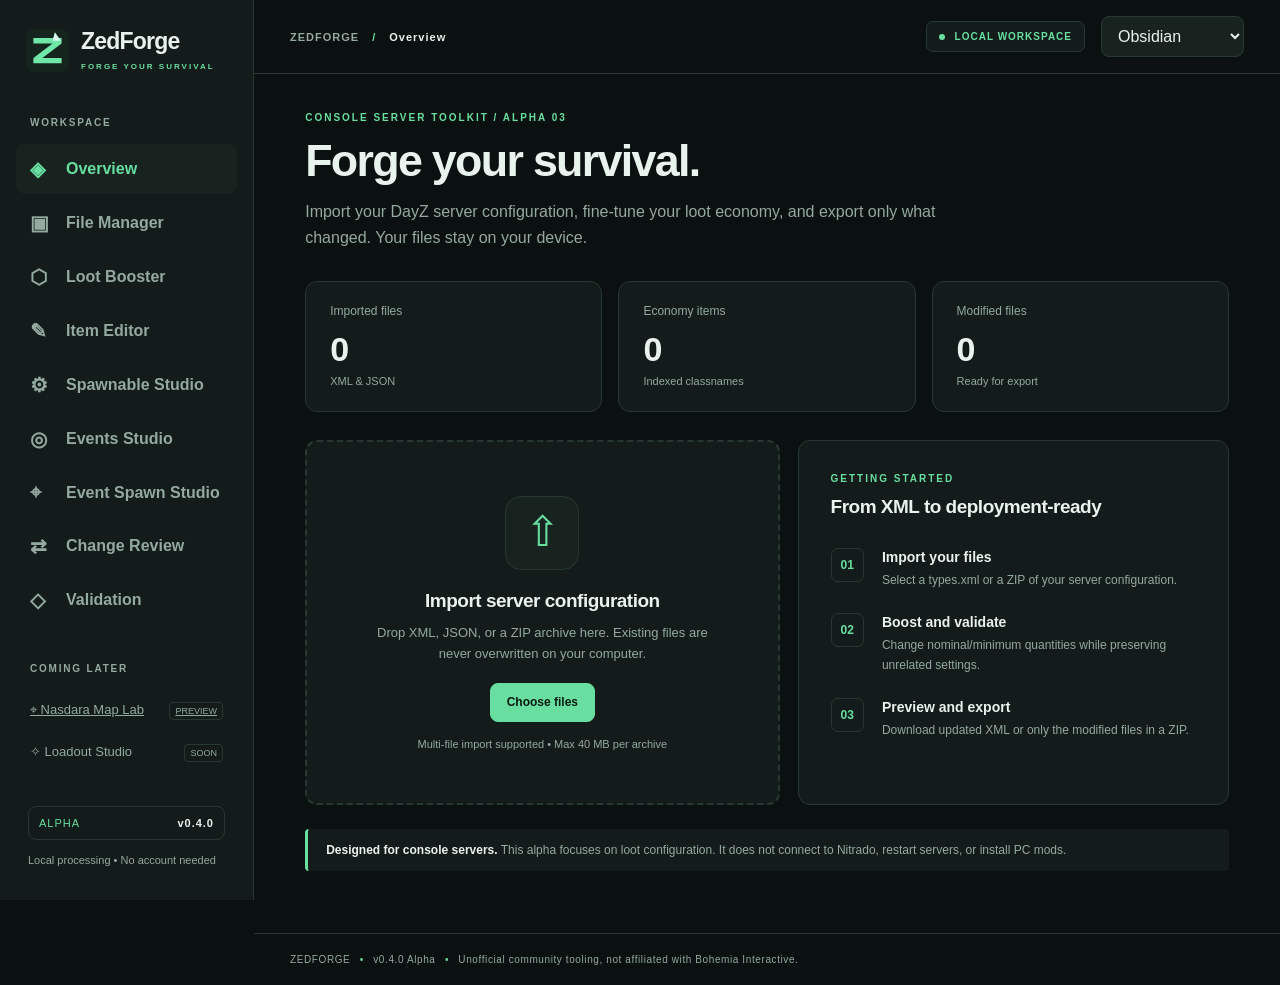
<file: index.html>
<!doctype html>
<html lang="en">
<head>
<meta charset="utf-8">
<meta name="viewport" content="width=device-width, initial-scale=1">
<meta name="theme-color" content="#101817">
<meta name="description" content="ZedForge — browser-based DayZ console server XML editing and loot boosting tools.">
<title>ZedForge • Forge Your Survival Experience</title>
<link rel="manifest" href="./manifest.webmanifest">
<link rel="icon" type="image/svg+xml" href="./assets/logo.svg">
<link rel="stylesheet" href="./styles.css">
<script src="./vendor/jszip.min.js" defer></script>
<script src="./app.js" defer></script>
<script src="./studios.js" defer></script>
<script src="./spawn-engine.js" defer></script>
<script src="./spawn-studio.js" defer></script>
</head>
<body data-theme="obsidian">
<div class="shell">
<aside class="sidebar" id="sidebar">
 <a class="brand" href="#dashboard" aria-label="ZedForge home"><img src="./assets/logo.svg" alt=""><div><strong>ZedForge</strong><small>FORGE YOUR SURVIVAL</small></div></a>
 <div class="side-label">WORKSPACE</div>
 <nav aria-label="Main navigation">
  <button class="nav-link active" data-view="dashboard"><span>◈</span> Overview</button>
  <button class="nav-link" data-view="files"><span>▣</span> File Manager</button>
  <button class="nav-link" data-view="booster"><span>⬡</span> Loot Booster</button>
  <button class="nav-link" data-view="editor"><span>✎</span> Item Editor</button>
  <button class="nav-link" data-view="spawnables"><span>⚙</span> Spawnable Studio</button>
  <button class="nav-link" data-view="events"><span>◎</span> Events Studio</button>
  <button class="nav-link" data-view="spawns"><span>⌖</span> Event Spawn Studio</button>
  <button class="nav-link" data-view="changes"><span>⇄</span> Change Review</button>
  <button class="nav-link" data-view="validation"><span>◇</span> Validation</button>
 </nav>
 <div class="side-label second-label">COMING LATER</div>
 <a class="muted-link" href="./map-lab/" title="Open the experimental Nasdara satellite map prototype">⌖ Nasdara Map Lab <span>PREVIEW</span></a>
 <div class="muted-link">✧ Loadout Studio <span>SOON</span></div>
 <div class="sidebar-bottom"><div class="version">ALPHA <b>v0.4.0</b></div><p>Local processing • No account needed</p></div>
</aside>
<div class="main-wrap">
<header class="topbar"><button class="menu-button" id="mobile-menu" aria-label="Toggle menu">☰</button><div class="breadcrumb">ZEDFORGE <span>/</span> <strong id="page-crumb">Overview</strong></div><div class="header-right"><span class="local-badge"><i></i> LOCAL WORKSPACE</span><select id="theme" aria-label="Interface theme"><option value="obsidian">Obsidian</option><option value="tactical">Tactical Olive</option><option value="midnight">Midnight Blue</option><option value="arctic">Arctic Light</option></select></div></header>
<main>
<section class="view" id="view-dashboard">
 <div class="page-heading"><div class="eyebrow">CONSOLE SERVER TOOLKIT / ALPHA 03</div><h1>Forge your survival.</h1><p>Import your DayZ server configuration, fine-tune your loot economy, and export only what changed. Your files stay on your device.</p></div>
 <div class="stats"><article class="stat"><span>Imported files</span><strong id="stat-files">0</strong><small>XML & JSON</small></article><article class="stat"><span>Economy items</span><strong id="stat-items">0</strong><small>Indexed classnames</small></article><article class="stat"><span>Modified files</span><strong id="stat-changed">0</strong><small>Ready for export</small></article></div>
 <div class="two-col">
  <article class="panel upload-panel" id="dropzone" tabindex="0" role="button" aria-label="Import server files"><div class="upload-icon">⇧</div><h2>Import server configuration</h2><p>Drop XML, JSON, or a ZIP archive here. Existing files are never overwritten on your computer.</p><button class="primary" id="choose-files">Choose files</button><small>Multi-file import supported • Max 40 MB per archive</small></article>
  <article class="panel guide"><div class="section-eyebrow">GETTING STARTED</div><h2>From XML to deployment-ready</h2><div class="step"><b>01</b><div><strong>Import your files</strong><p>Select a types.xml or a ZIP of your server configuration.</p></div></div><div class="step"><b>02</b><div><strong>Boost and validate</strong><p>Change nominal/minimum quantities while preserving unrelated settings.</p></div></div><div class="step"><b>03</b><div><strong>Preview and export</strong><p>Download updated XML or only the modified files in a ZIP.</p></div></div></article>
 </div>
 <div class="notice"><strong>Designed for console servers.</strong> This alpha focuses on loot configuration. It does not connect to Nitrado, restart servers, or install PC mods.</div>
</section>
<section class="view hidden" id="view-files">
 <div class="page-heading compact"><div class="eyebrow">WORKSPACE / FILE MANAGER</div><h1>Configuration files</h1><p>Your workspace is saved locally in this browser. You can also preview, restore, or download each file.</p></div>
 <div class="toolbar"><button class="primary" id="add-files">+ Import files</button><button class="secondary" id="export-zip">Export changed ZIP</button><button class="secondary" id="export-all-zip">Export full ZIP</button><button class="danger" id="clear-files">Clear workspace</button><span id="persist-indicator" class="storage-status" role="status">Checking local storage…</span></div>
 <div class="panel table-panel"><div class="panel-title"><h2>Imported files</h2><span id="file-count-label">0 files</span></div><div class="table-scroll"><table><thead><tr><th>File</th><th>Type</th><th>Status</th><th>Action</th></tr></thead><tbody id="files-body"><tr><td colspan="4" class="empty">No files imported yet.</td></tr></tbody></table></div></div>
 <div class="panel inspector"><div class="panel-title"><h2>File preview</h2><span id="preview-name">No file selected</span></div><pre id="file-preview">Import a file to view its contents.</pre></div>
</section>
<section class="view hidden" id="view-booster">
 <div class="page-heading compact"><div class="eyebrow">ECONOMY STUDIO / LOOT BOOSTER</div><h1>Fine-tune the economy.</h1><p>Boost quantities in your existing types.xml, without replacing custom loot entries or altering unrelated XML.</p></div>
 <div class="panel booster-panel">
  <div class="control-grid">
   <label>Economy file<select id="economy-file"><option value="">Import types.xml first</option></select></label>
   <label>Category filter<select id="category"><option value="all">All categories</option><option value="weapons">Weapons</option><option value="ammo">Ammunition & magazines</option><option value="food">Food & drink</option><option value="medical">Medical</option><option value="building">Building materials</option><option value="clothing">Clothing</option><option value="vehicles">Vehicle parts</option><option value="other">Other / uncategorised</option></select></label>
   <label>Operation<select id="boost-mode"><option value="multiply">Multiply existing values</option><option value="exact">Set exact values</option></select></label>
   <label>Multiplier / target value<input id="boost-value" type="number" min="0" max="1000000" step="0.1" value="2"></label>
   <label>Modify<select id="field-mode"><option value="both">Nominal and minimum</option><option value="nominal">Nominal only</option><option value="min">Minimum only</option></select></label>
  </div>
  <div class="booster-options"><label><input id="include-zero" type="checkbox"> Include zero-population items (exact mode)</label><label><input id="selected-only" type="checkbox"> Modify selected items only</label></div>
  <div class="studio-exclusions"><label for="boost-exclusions">Exclude classnames from this boost</label><textarea id="boost-exclusions" rows="2" placeholder="One classname per line, or comma-separated (e.g. M4A1, ACOGOptic)"></textarea><p>Excluded entries remain untouched even during a category-wide or selected-items boost. Case-insensitive matching.</p></div>
  <div class="toolbar"><button class="primary" id="preview-boost">Preview boost</button><button class="secondary" id="reset-economy">Restore original file</button><button class="secondary" id="download-economy">Download selected XML</button></div>
  <div id="boost-feedback" class="feedback" role="status" aria-live="polite">Import a types.xml file to begin. Changes are always previewed before they are applied.</div>
 </div>
 <div class="panel table-panel"><div class="panel-title"><h2>Economy items</h2><span id="item-count-label">0 items</span></div><div class="search-row"><input id="item-search" type="search" placeholder="Search by classname…" aria-label="Search classnames"><button id="select-visible" class="secondary">Select visible</button><button id="deselect-all" class="secondary">Clear selection</button></div><div class="table-scroll"><table><thead><tr><th><span class="sr-only">Selected</span></th><th>Classname</th><th>Category</th><th>Nominal</th><th>Minimum</th></tr></thead><tbody id="items-body"><tr><td colspan="5" class="empty">No economy file loaded.</td></tr></tbody></table></div></div>
 </section>
<section class="view hidden" id="view-editor">
 <div class="page-heading compact"><div class="eyebrow">ECONOMY STUDIO / ITEM EDITOR</div><h1>Edit every value.</h1><p>Make precise changes to an individual classname, preserving unrelated XML tags, comments, and formatting.</p></div>
 <div class="panel">
 <div class="editor-layout">
  <div class="editor-browser">
   <label class="field-label" for="editor-file">Economy file</label><select id="editor-file"><option value="">Import types.xml first</option></select>
   <label class="field-label" for="editor-search">Search item</label><input id="editor-search" type="search" placeholder="Search classnames…">
   <select id="editor-item" size="15" aria-label="Select item to edit"><option value="">Import types.xml to start</option></select>
  </div>
  <div class="editor-detail">
   <div class="section-eyebrow">SELECTED CLASSNAME</div><h2 id="editor-item-name">Select an item</h2>
   <div id="editor-item-meta" class="editor-meta">The file's category, usage and tiers will appear here.</div>
   <div class="editor-fields">
    <label>Nominal<small class="editor-field-hint">Number of items the economy aims to maintain in the world.</small><input id="edit-nominal" type="number" min="0" max="1000000" step="1"></label>
    <label>Minimum<small class="editor-field-hint">Population threshold before new loot begins spawning.</small><input id="edit-min" type="number" min="0" max="1000000" step="1"></label>
    <label>Lifetime (seconds)<small class="editor-field-hint">Time an untouched item remains before cleanup.</small><input id="edit-lifetime" type="number" min="0" max="2147483647" step="1"></label>
    <label>Restock (seconds)<small class="editor-field-hint">Delay between replenishment attempts.</small><input id="edit-restock" type="number" min="0" max="2147483647" step="1"></label>
    <label>Quantity minimum (-1 = unset)<small class="editor-field-hint">Minimum fill percentage when the item spawns. -1 leaves the default.</small><input id="edit-quantmin" type="number" min="-1" max="100" step="1"></label>
    <label>Quantity maximum (-1 = unset)<small class="editor-field-hint">Maximum fill percentage when the item spawns. -1 leaves the default.</small><input id="edit-quantmax" type="number" min="-1" max="100" step="1"></label>
    <label>Cost<small class="editor-field-hint">Central economy priority weight; usually left at the original value.</small><input id="edit-cost" type="number" min="0" max="2147483647" step="1"></label>
   </div>
   <div id="editor-feedback" class="feedback" role="status" aria-live="polite">Choose an item to edit.</div>
   <div class="toolbar editor-actions"><button class="primary" id="save-item">Save item changes</button><button class="secondary" id="undo-item">Undo</button><button class="secondary" id="redo-item">Redo</button><button class="secondary" id="original-item">Reset file to imported version</button></div>
  </div>
 </div></div>
</section>
<section class="view hidden" id="view-spawnables">
 <div class="page-heading compact"><div class="eyebrow">SPAWN CONFIGURATION / ATTACHMENTS & CARGO</div><h1>Spawnable Studio.</h1><p>Configure how equipped items and container contents spawn. Changes are applied to your uploaded cfgspawnabletypes.xml without recreating unrelated XML elements.</p></div>
 <div class="studio-heading-info">
  <div class="notice"><strong>How it works:</strong> Group chance determines whether the attachments/cargo group is evaluated; individual item chance controls an item within the group. Damage 0.0–0.0 means pristine. This editor does not change population values in types.xml.</div>
 </div>
 <div class="panel">
  <div class="studio-layout">
   <div class="studio-browser">
    <label class="field-label" for="spawnable-file">Spawnable configuration</label>
    <select id="spawnable-file"><option value="">Import cfgspawnabletypes.xml</option></select>
    <label class="field-label" for="spawnable-search">Find classname</label>
    <input id="spawnable-search" type="search" placeholder="M4A1, Infected, Car…">
    <select id="spawnable-item" size="14" aria-label="Select spawnable classname"></select>
    <div id="spawnable-total" class="studio-count">No file loaded</div>
   </div>
   <div class="studio-detail">
    <div class="section-eyebrow">SPAWNABLE CLASSNAME</div><h2 id="spawnable-name">Select an item</h2>
    <div id="spawnable-info" class="studio-caption">Upload a cfgspawnabletypes.xml to edit attachments, cargo and spawn condition.</div>
    <div id="spawnable-fields" class="studio-fields"><div class="empty">Import a spawnable configuration file first.</div></div>
    <div id="spawnable-feedback" class="feedback" role="status" aria-live="polite">Your source file remains unchanged until you save.</div>
    <div class="toolbar"><button class="primary" id="spawnable-save">Save changes</button><button class="secondary" id="spawnable-undo">Undo</button><button class="secondary" id="spawnable-redo">Redo</button><button class="secondary" id="spawnable-download">Download XML</button></div>
   </div>
  </div>
 </div>
 <div class="panel studio-bulk">
  <div class="section-eyebrow">SAFE BULK OPERATIONS</div><h2>Spawn conditions</h2><p>Changes require confirmation, preserve unrelated fields, and can be undone.</p>
  <div class="toolbar"><button class="secondary" id="spawnable-pristine">Make all entries pristine</button><button class="secondary" id="spawnable-group-full">Set attachment/cargo group chances to 100%</button></div>
  <p class="studio-hint">Pristine affects damage values only. Group chances do not guarantee which individual attachment is selected or whether a cargo item fits.</p>
 </div>
</section>
<section class="view hidden" id="view-events">
 <div class="page-heading compact"><div class="eyebrow">DYNAMIC ECONOMY / EVENTS.XML</div><h1>Events Studio.</h1><p>Adjust vehicle spawns, helicopter crashes, animal populations, infected events and other central economy events directly from the original events.xml.</p></div>
 <div class="notice"><strong>Vehicle spawn reminder:</strong> Raising an event's population doesn't create new spawn locations. Fixed spawn coordinates are in cfgeventspawns.xml, and attachments are configured separately.</div>
 <div class="panel">
  <div class="studio-layout">
   <div class="studio-browser">
    <label class="field-label" for="events-file">Event configuration</label><select id="events-file"><option value="">Import events.xml</option></select>
    <label class="field-label" for="events-filter">Event type</label><select id="events-filter"><option value="all">All events</option><option value="vehicle">Vehicles</option><option value="infected">Infected</option><option value="animal">Animals</option><option value="crash">Crashes & static events</option><option value="other">Other</option></select>
    <label class="field-label" for="events-search">Search event</label><input id="events-search" type="search" placeholder="Vehicle, Animal, Static…">
    <select id="events-item" size="14" aria-label="Select dynamic event"></select>
    <div id="events-total" class="studio-count">No file loaded</div>
   </div>
   <div class="studio-detail">
    <div class="section-eyebrow">SELECTED DYNAMIC EVENT</div><h2 id="events-name">Select an event</h2><div id="events-info" class="studio-caption">Upload events.xml to begin.</div>
    <div id="events-fields" class="studio-fields"><div class="empty">Import events.xml first.</div></div>
    <div id="events-feedback" class="feedback" role="status" aria-live="polite">Changes require saving and can be undone.</div>
    <div class="toolbar"><button class="primary" id="events-save">Save event</button><button class="secondary" id="events-undo">Undo</button><button class="secondary" id="events-redo">Redo</button><button class="secondary" id="events-download">Download XML</button></div>
   </div>
  </div>
 </div>
 <div class="panel studio-bulk">
  <div class="section-eyebrow">VEHICLE POPULATIONS</div><h2>Bulk vehicle event boost</h2><p>Multiplies nominal, minimum, maximum and existing child min/max values for events beginning with Vehicle. Other event categories remain untouched.</p>
  <div class="toolbar studio-boost"><label>Boost multiplier <input id="events-boost-factor" type="number" min="1" max="20" step="0.25" value="2"></label><button class="primary" id="events-boost">Preview & apply vehicle boost</button></div>
  <p class="studio-hint">Applying a second multiplier compounds previous changes. The actual vehicle count is limited by spawn positions and the game's economy.</p>
 </div>
</section>
<section class="view hidden" id="view-spawns">
  <div class="page-heading compact"><div class="eyebrow">DYNAMIC ECONOMY / CFGEVENTSPAWNS.XML</div><h1>Event Spawn Studio.</h1><p>Edit actual spawn coordinates and orientation in the files you import. Existing event names, positions, comments and unrelated XML formatting are preserved.</p></div>
  <div class="notice"><strong>Safe editor:</strong> Positions are updated only when you select Save. No automatic game/server changes, no new spawn entries and no invented event positions. Verify the map and your server backup before deployment.</div>
  <div class="panel"><div class="studio-layout">
    <div class="studio-browser">
      <label class="field-label" for="spawns-file">Spawn configuration</label><select id="spawns-file"><option value="">Import cfgeventspawns.xml</option></select>
      <label class="field-label" for="spawns-world">World coordinate limits</label><select id="spawns-world"><option value="nasdara">Nasdara / Badlands (16,384 m)</option><option value="chernarus">Chernarus (15,360 m)</option><option value="livonia">Livonia (12,800 m)</option></select>
      <label class="field-label" for="spawns-search">Search event name</label><input id="spawns-search" type="search" placeholder="Vehicle, Static, Animal…">
      <label class="field-label" for="spawns-event">Event</label><select id="spawns-event" size="8" aria-label="Choose event"></select>
      <label class="field-label" for="spawns-position">Spawn position</label><select id="spawns-position" size="8" aria-label="Choose position"></select>
      <div class="studio-count" id="spawns-total">No positions loaded</div>
    </div>
    <div class="studio-detail">
      <div class="section-eyebrow">SELECTED SPAWN POSITION</div><h2 id="spawns-heading">Select a spawn location</h2>
      <div id="spawns-meta" class="studio-caption">Import an existing cfgeventspawns.xml file to begin.</div>
      <div class="studio-section"><h3>Game-world coordinates</h3>
        <div class="studio-form-grid">
          <label>X (metres east)<input id="spawns-x" type="number" min="0" max="16384" step="0.001" disabled></label>
          <label>Z (metres north)<input id="spawns-z" type="number" min="0" max="16384" step="0.001" disabled></label>
          <label>Orientation (degrees)<input id="spawns-a" type="number" min="-1" max="360" step="0.001" disabled></label>
        </div>
        <p class="studio-help">Existing coordinates are edited in place. The orientation input stays unavailable if the imported position does not contain an <code>a</code> attribute.</p>
      </div>
      <div class="toolbar"><button id="spawns-map" class="secondary" disabled>Pick X/Z in Nasdara Map Lab</button><span id="spawns-world-message" class="studio-hint">Map picking is available for Nasdara.</span></div>
      <div id="spawns-feedback" class="feedback" role="status" aria-live="polite">Changes require saving and can be undone.</div>
      <div class="toolbar"><button class="primary" id="spawns-save" disabled>Save position</button><button class="secondary" id="spawns-undo" disabled>Undo</button><button class="secondary" id="spawns-redo" disabled>Redo</button><button class="secondary" id="spawns-download" disabled>Download XML</button></div>
    </div>
  </div></div>
</section>
<section class="view hidden" id="view-changes">
 <div class="page-heading compact"><div class="eyebrow">QUALITY CONTROL / CHANGE REVIEW</div><h1>Know exactly what changed.</h1><p>Compare the currently edited configuration with the originally imported files before downloading anything.</p></div>
 <div class="toolbar"><label class="change-select-label">Select file <select id="changes-file"><option value="">No files imported</option></select></label><button class="secondary" id="changes-undo">Undo last edit</button><button class="secondary" id="changes-redo">Redo edit</button><button class="secondary" id="changes-export">Export changed ZIP</button></div>
 <div class="panel table-panel"><div class="panel-title"><h2>Change details</h2><span id="changes-count">No changes</span></div><div id="change-list" class="change-list"><div class="empty">Import and edit a configuration to review differences here.</div></div></div>
</section>
<section class="view hidden" id="view-validation">
 <div class="page-heading compact"><div class="eyebrow">QUALITY CONTROL / VALIDATION</div><h1>Check before export.</h1><p>Syntax and structural checks are available now. Full DayZ classname compatibility checking is planned for a later release.</p></div>
 <div class="toolbar"><button class="primary" id="run-validation">Run validation</button></div>
 <div class="panel table-panel"><div class="panel-title"><h2>Validation report</h2><span id="validation-count">No scan yet</span></div><div id="validation-results" class="validation-results"><div class="empty">Import files and run validation.</div></div></div>
</section>
</main><footer>ZEDFORGE <span>•</span> v0.4.0 Alpha <span>•</span> Unofficial community tooling, not affiliated with Bohemia Interactive.</footer></div></div>
<input type="file" id="file-input" accept=".xml,.json,.zip" multiple hidden>
<dialog id="boost-dialog"><div class="dialog-inner"><div class="section-eyebrow">REVIEW CHANGESET</div><h2>Confirm loot boost</h2><p id="dialog-summary"></p><div class="diff-wrap"><table><thead><tr><th>Classname</th><th>Nominal</th><th>Minimum</th></tr></thead><tbody id="diff-body"></tbody></table></div><div class="toolbar right"><button class="secondary" id="cancel-boost">Cancel</button><button class="primary" id="apply-boost">Apply changes</button></div></div></dialog>
<div id="toast" role="status" aria-live="polite"></div>
</body>
</html>
</file>
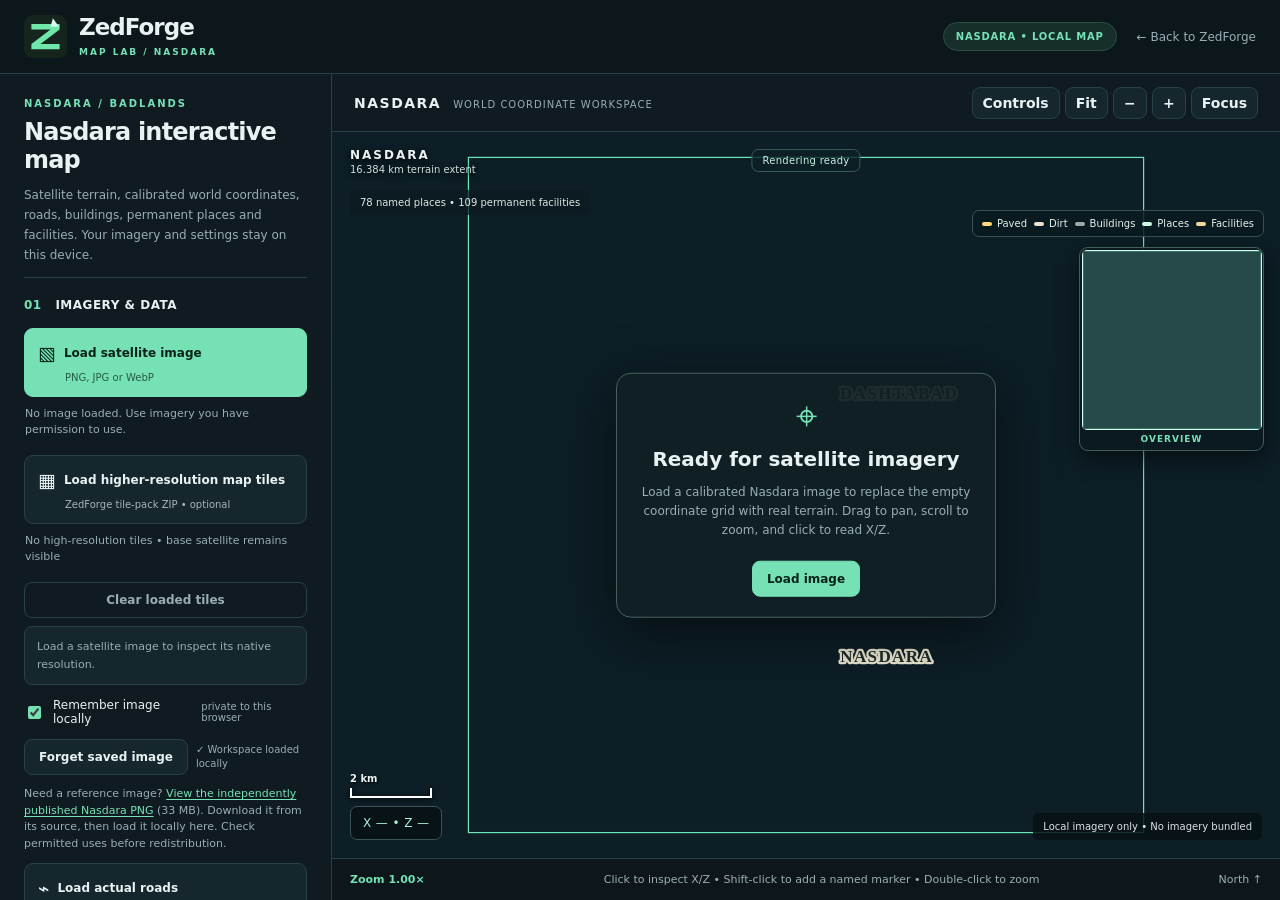
<file: map-lab/index.html>
<!doctype html>
<html lang="en">
<head>
<meta charset="utf-8">
<meta name="viewport" content="width=device-width, initial-scale=1">
<meta name="theme-color" content="#0c1214">
<meta name="description" content="ZedForge Map Lab — offline-capable calibrated Nasdara satellite viewer, marker manager and local storage.">
<title>Nasdara Map Lab • ZedForge</title>
<link rel="icon" href="../assets/logo.svg" type="image/svg+xml">
<link rel="stylesheet" href="./style.css">
<script src="./projection.js" defer></script>
<script src="./storage.js" defer></script>
<script src="../vendor/jszip.min.js" defer></script>
<script src="./mapdata.js" defer></script>
<script src="./vegetation.js" defer></script>
<script src="./advanced.js" defer></script>
<script src="./places.js" defer></script>
<script src="./services.js" defer></script>
<script src="./accuracy.js" defer></script>
<script src="./app.js" defer></script>
</head>
<body>
<div class="shell">
<header class="topbar">
 <div class="brand"><img src="../assets/logo.svg" alt=""><div><strong>ZedForge</strong><small>MAP LAB / NASDARA</small></div></div>
 <div class="topright"><span class="state-pill">NASDARA • LOCAL MAP</span><a href="../" class="backlink">← Back to ZedForge</a></div>
</header>
<div class="workspace">
<aside class="sidebar">
 <div class="head"><div class="eyebrow">NASDARA / BADLANDS</div><h1>Nasdara interactive map</h1><p>Satellite terrain, calibrated world coordinates, roads, buildings, permanent places and facilities. Your imagery and settings stay on this device.</p></div>
 <section class="group">
  <h2><span>01</span> Imagery & data</h2>
  <label class="file-button" for="image-file"><span>▧</span> Load satellite image <small>PNG, JPG or WebP</small></label>
  <input id="image-file" type="file" accept="image/png,image/jpeg,image/webp" hidden>
  <div class="data-state" id="image-status">No image loaded. Use imagery you have permission to use.</div>
  <label class="file-button secondary" for="tile-file"><span>▦</span> Load higher-resolution map tiles <small>ZedForge tile-pack ZIP • optional</small></label>
  <input id="tile-file" type="file" accept=".zip,application/zip" hidden>
  <div class="data-state" id="tile-status">No high-resolution tiles • base satellite remains visible</div>
  <div class="button-row"><button id="clear-tiles" class="subtle">Clear loaded tiles</button></div>
  <div id="source-quality" class="source-quality" role="status">Load a satellite image to inspect its native resolution.</div>
  <label class="toggle" for="remember-image"><input id="remember-image" type="checkbox" checked> Remember image locally <span>private to this browser</span></label>
  <div class="button-row storage-line"><button id="forget-image" class="secondary">Forget saved image</button><span id="local-storage-status" class="data-state">Checking local storage…</span></div>
  <p class="hint">Need a reference image? <a class="reference-link" href="https://github.com/FeliciaDayZ/DayZ-Vehicle-Map/blob/main/data/maps/nasdara.png" target="_blank" rel="noopener noreferrer">View the independently published Nasdara PNG</a> (33 MB). Download it from its source, then load it locally here. Check permitted uses before redistribution.</p>
  <label class="file-button secondary" for="roads-file"><span>⌁</span> Load actual roads <small>Nasdara .roads binary or GeoJSON</small></label>
  <input id="roads-file" type="file" accept=".roads,.json,.geojson,application/json,application/octet-stream" hidden>
  <div class="data-state" id="roads-status">No roads loaded</div>
  <p class="hint source-tip">The reference project provides <a class="reference-link" target="_blank" rel="noopener noreferrer" href="https://github.com/FeliciaDayZ/DayZ-Vehicle-Map/blob/main/data/roads/nasdara.roads">nasdara.roads</a>. Download it from its original source and load locally. No files are copied into ZedForge.</p>
  <label class="file-button secondary" for="objects-file"><span>▤</span> Load building footprints <small>Nasdara .objects geometry</small></label>
  <input id="objects-file" type="file" accept=".objects,application/octet-stream" hidden>
  <div class="data-state" id="objects-status">No structure layer</div>
  <label class="file-button secondary" for="pictures-file"><span>▧</span> Load detailed building pictures <small>ZIP of numbered PNGs, or select multiple PNG files</small></label>
  <input id="pictures-file" type="file" accept=".zip,image/png" multiple hidden>
  <div class="data-state" id="pictures-status">No building pictures loaded; polygons will be shown instead</div>
  <p class="hint source-tip">To add accurate footprints, use the independently published <a class="reference-link" target="_blank" rel="noopener noreferrer" href="https://github.com/FeliciaDayZ/DayZ-Vehicle-Map/blob/main/data/objects/nasdara/nasdara.objects">nasdara.objects</a> file. It contains model outlines. For detailed top-down artwork, add a ZIP of the corresponding <a class="reference-link" target="_blank" rel="noopener noreferrer" href="https://github.com/FeliciaDayZ/DayZ-Vehicle-Map/tree/main/data/objects/nasdara/pictures">numbered model pictures</a> or select the PNG files from that directory. Image decoding is lazy and memory-bounded.</p>
  <label class="file-button secondary" for="events-file" hidden><span>⌖</span> Event overlay pending proper icons <small>Not included in this release</small></label>
  <input id="events-file" type="file" accept=".xml,text/xml,application/xml" hidden>
  <div class="data-state" id="events-status" hidden>Event icons pending; locations are intentionally omitted.</div>
  <label class="file-button secondary" for="poi-file"><span>⌖</span> Add or override place locations <small>CSV / GeoJSON • optional precision updates</small></label>
  <input id="poi-file" type="file" accept=".csv,.json,.geojson,text/csv,application/json" hidden>
  <div class="data-state" id="poi-status">78 named Nasdara locations included • approximate 100 m grid positions</div>
  <p class="hint source-tip">Included: cities, towns, villages, industrial sites, airfield and military installations. Coordinates are grid-square centres (not exact doorways). <a class="reference-link" href="https://www.nasdaramap.com/guide" target="_blank" rel="noopener noreferrer">Location source</a></p>
  <label class="file-button secondary" for="trees-file"><span>♣</span> Import additional tree positions <small>CSV / GeoJSON • optional game X/Z</small></label>
  <input id="trees-file" type="file" accept=".csv,.json,.geojson,text/csv,application/json" hidden>
  <div class="data-state" id="trees-status">Pavement-tree positions detected automatically from compatible building data; full forest positions require terrain data.</div>
 </section>
 <section class="group">
  <h2><span>02</span> Layers</h2>
  <label class="toggle"><input id="show-roads" type="checkbox" checked> Roads <span>vector overlay</span></label>
  <label class="toggle sub-toggle"><input id="show-asphalt" type="checkbox" checked> Paved roads</label>
  <label class="toggle sub-toggle"><input id="show-dirt" type="checkbox" checked> Dirt tracks</label>
  <label class="toggle"><input id="show-structures" type="checkbox" checked> Detailed buildings <span>high zoom • PNG artwork if loaded</span></label>
  <label class="toggle" hidden><input id="show-spawns" type="checkbox" disabled> Imported event positions <span>icons pending</span></label>
  <label class="toggle"><input id="show-grid" type="checkbox"> Coordinate grid</label>
  <label class="toggle"><input id="show-overview" type="checkbox" checked> Overview navigator</label>
  <label class="toggle"><input id="show-markers" type="checkbox" checked> My markers</label>
  <label class="toggle"><input id="show-pois" type="checkbox" checked> Named Nasdara locations <span>78 built in</span></label>
  <label class="toggle sub-toggle"><input id="show-villages" type="checkbox" checked> Villages</label>
  <label class="toggle sub-toggle"><input id="show-military" type="checkbox" checked> Military installations</label>
  <label class="toggle sub-toggle"><input id="show-industry" type="checkbox" checked> Industry and airfields</label>
  <div class="tool-divider"></div>
  <label class="toggle"><input id="show-services" type="checkbox" checked> Permanent facilities <span>109 verified positions</span></label>
  <label class="toggle sub-toggle"><input id="show-fuel" type="checkbox" checked> Fuel stations <span>22</span></label>
  <label class="toggle sub-toggle"><input id="show-medical" type="checkbox" checked> Medical facilities <span>28</span></label>
  <label class="toggle sub-toggle"><input id="show-emergency" type="checkbox" checked> Police and fire <span>30</span></label>
  <label class="toggle sub-toggle"><input id="show-water-facilities" type="checkbox" checked> Water towers <span>28</span></label>
  <label class="toggle sub-toggle"><input id="show-infrastructure" type="checkbox" checked> Radio building <span>1</span></label>
  <p class="hint">Fixed buildings from the official Nasdara mission. Symbols appear as you zoom in. Fuel and potable water availability are not guaranteed.</p>
  <label class="toggle"><input id="show-trees" type="checkbox" checked> Individual trees <span>auto-detect if available</span></label>
  <label class="field" for="event-filter" hidden>Event filter</label>
  <select id="event-filter" hidden><option value="all">All events</option></select>
  <label class="field" for="poi-search">Find a mapped location</label>
  <input id="poi-search" type="search" placeholder="Town, fuel, hospital, police…" autocomplete="off">
  <select id="poi-results" class="poi-results" size="4" aria-label="Matching map locations"></select>
  <div class="data-state" id="poi-search-status">78 permanent Nasdara locations ready • type to search</div>
  <div class="data-state accuracy-panel" id="location-quality" role="status">78 place labels use approximate 100 m grid centres; 109 building locations use official mission coordinates.</div>
  <label class="toggle sub-toggle"><input id="show-accuracy-bounds" type="checkbox" checked> Highlight selected 100 m map square <span>approximate labels only</span></label>
  <label class="field" for="satellite-tone">Satellite appearance</label>
  <select id="satellite-tone"><option value="natural">Natural colours</option><option value="vivid">Enhanced detail</option><option value="lowlight">Darkened tactical</option></select>
  <label class="field" for="overlay-alpha">Overlay strength <output id="overlay-alpha-value">85%</output></label>
  <input id="overlay-alpha" type="range" min="20" max="100" step="5" value="85">
  <label class="field" for="road-visibility">Road visibility <output id="road-visibility-value">120%</output></label>
  <input id="road-visibility" type="range" min="40" max="140" step="10" value="120">
  <label class="field" for="road-width">Road overlay width <output id="road-width-value">8.0 m</output></label>
  <input id="road-width" type="range" min="3" max="12" step="0.5" value="8">
  <p class="hint">At close zoom, scales paved road width to the terrain's metres; dirt tracks remain narrower. Overview width is unchanged.</p>
  <label class="field" for="vegetation-detail">Vegetation detail <output id="vegetation-detail-value">60%</output></label>
  <input id="vegetation-detail" type="range" min="0" max="100" step="10" value="60">
  <p class="hint">Highlights existing green tree cover. Set to 0% for natural satellite colours.</p>
  <p class="hint">Adjust roadway contrast independently of building opacity.</p>
 </section>
 <section class="group">
  <h2><span>03</span> Coordinates</h2>
  <p class="hint">X increases east, Z increases north. Use metres, not image pixels.</p>
  <div class="coords"><label>X <input id="coord-x" type="number" min="0" max="16384" step="0.001" placeholder="X" value="8192"></label><label>Z <input id="coord-z" type="number" min="0" max="16384" step="0.001" placeholder="Z" value="8192"></label></div>
  <div class="button-row"><button id="go-coords" class="primary">Locate</button><button id="add-marker" class="secondary">+ Marker</button></div>
  <div class="button-row"><button id="update-marker" class="secondary" disabled>Update selected marker</button></div>
  <div class="button-row"><button id="copy-coords" class="secondary">Copy X/Z</button><button id="export-markers" class="secondary">Export CSV</button></div>
  <div class="button-row"><button id="clear-markers" class="subtle">Clear markers</button></div>
  <div class="tool-divider"></div>
  <div class="section-label">LOCATION SOURCE AUDIT</div>
  <p class="hint">Export the built-in and imported coordinates with their source and precision. A grid-square centre is not an exact building entrance.</p>
  <div class="button-row"><button id="export-accuracy" class="secondary">Export location accuracy CSV</button></div>
  <div class="tool-divider"></div>
  <div class="section-label">DISTANCE MEASUREMENT</div>
  <div class="button-row"><button id="measure-toggle" class="secondary">Measure distance</button><button id="measure-reset" class="secondary">Clear measurement</button></div>
  <div class="data-state" id="measure-status">Measure the distance between two map locations in metres.</div>
  <div class="tool-divider"></div>
  <div class="section-label">LANDMARK COORDINATE ALIGNMENT</div>
  <p class="hint">Compare known world X/Z positions with pixel positions in the source satellite. Only apply an offset supported by your own verified reference points.</p>
  <label class="file-button secondary" for="calibration-file">Load landmark checks <small>CSV: name,x,z,pixelX,pixelY</small></label>
  <input id="calibration-file" type="file" accept=".csv,text/csv" hidden>
  <div id="calibration-status" class="data-state">No coordinate checks loaded; default world calibration stays unchanged.</div>
  <div class="button-row"><button id="apply-calibration" class="secondary" disabled>Apply measured offset</button><button id="reset-calibration" class="subtle">Reset</button></div>
  <label class="field" for="marker-label">Marker label (optional)</label>
  <input type="text" id="marker-label" maxlength="60" placeholder="e.g. Trader, Vehicle spawn">
  <div id="marker-count" class="data-state">0 markers</div>
  <div id="marker-list" class="marker-list" aria-label="Saved coordinate markers"><div class="data-state">No markers placed yet.</div></div>
 </section>
 <div class="sidebar-foot">
  <strong>Verified calibration</strong>
  <p>16,384 × 16,384 m • north-up<br>4,096px reference image = 4 m/px<br>Image Y = (1 − Z / 16,384) × height.</p>
  <p class="privacy">Your uploaded images, roads and XML are processed in your browser. Optionally saved in this browser's local storage. Nothing is sent to our servers.</p>
 </div>
</aside>
<main class="map-shell">
 <div class="map-toolbar"><div class="map-title"><strong>NASDARA</strong><span>WORLD COORDINATE WORKSPACE</span></div>
 <div class="toolbar-actions"><button id="toggle-sidebar" aria-label="Toggle controls">Controls</button><button id="fit-map" aria-label="Fit map">Fit</button><button id="zoom-out" aria-label="Zoom out">−</button><button id="zoom-in" aria-label="Zoom in">+</button><button id="focus-map" aria-label="Toggle focused map view">Focus</button></div>
 </div>
 <div class="map-region" id="map-region" aria-label="Drop your own calibrated Nasdara satellite PNG here to load it">
   <canvas id="map-canvas" aria-label="Interactive Nasdara map" role="img"></canvas>
   <div class="loading-panel" id="empty-overlay">
    <div class="empty-symbol">⌖</div>
    <h2>Ready for satellite imagery</h2><p>Load a calibrated Nasdara image to replace the empty coordinate grid with real terrain. Drag to pan, scroll to zoom, and click to read X/Z.</p>
    <label for="image-file" class="primary inline-upload">Load image</label>
   </div>
   <div class="map-corner"><strong>NASDARA</strong><span>16.384 km terrain extent</span></div>
   <div class="map-readout" id="cursor-readout">X — • Z —</div>
   <div class="map-credit" id="map-credit">Local imagery only • No imagery bundled</div>
   <div id="service-tooltip" class="service-tooltip" hidden></div>
   <div class="frame-metrics" id="frame-metrics" aria-label="Map rendering performance">Rendering ready</div>
   <div class="map-legend"><span><i class="legend-road"></i> Paved</span><span><i class="legend-dirt"></i> Dirt</span><span><i class="legend-building"></i> Buildings</span><span><i class="legend-city"></i> Places</span><span><i class="legend-service"></i> Facilities</span></div>
   <div class="scale-widget"><div id="scale-label">1 km</div><div id="scale-line"></div></div>
   <div id="overview-panel" class="overview-panel"><canvas id="overview-canvas" width="180" height="180" aria-label="Map overview navigator" title="Click to jump to a location"></canvas><span>OVERVIEW</span></div>
   <div id="map-layer-count" class="layer-info" role="status">Satellite image only • Load actual roads and buildings for detail</div>
   <div class="drop-prompt" id="map-drop-prompt">Drop satellite image to load locally</div>
 </div>
 <div class="bottom-bar"><span id="zoom-label">Zoom 1×</span><span id="selected-readout">Click to inspect X/Z • Shift-click to add a named marker • Double-click to zoom</span><span id="notice">North ↑</span></div>
</main>
</div>
<div class="toast" id="toast" role="status" aria-live="polite"></div>
</div>
</body>
</html>
</file>
<file: styles.css>
:root{font-family:Inter,ui-sans-serif,-apple-system,BlinkMacSystemFont,"Segoe UI",sans-serif;color-scheme:dark}*{box-sizing:border-box}body{margin:0;--bg:#0b1110;--surface:#131c1a;--surface2:#182320;--border:#273831;--text:#e8f3ee;--muted:#94a99f;--accent:#68dfa0;--accent-text:#081b11;--danger:#e77f83;background:var(--bg);color:var(--text)}body[data-theme="tactical"]{--bg:#14170e;--surface:#21271a;--surface2:#2b3320;--border:#404c32;--text:#eff1df;--muted:#aab399;--accent:#badb75;--accent-text:#17200b}body[data-theme="midnight"]{--bg:#0c1220;--surface:#151d30;--surface2:#1d2941;--border:#2e3c59;--text:#e7efff;--muted:#9babcb;--accent:#87baff;--accent-text:#0d1a31}body[data-theme="arctic"]{color-scheme:light;--bg:#eef3f1;--surface:#fff;--surface2:#f1f6f4;--border:#cedbd5;--text:#172a23;--muted:#5b7569;--accent:#177b57;--accent-text:white}button,select,input{font:inherit}button{cursor:pointer}button:disabled{cursor:not-allowed;opacity:.5}button:focus-visible,input:focus-visible,select:focus-visible,[tabindex]:focus-visible{outline:2px solid var(--accent);outline-offset:3px}.shell{min-height:100vh;display:flex}.sidebar{position:sticky;top:0;height:100vh;overflow-y:auto;overscroll-behavior:contain;width:254px;min-width:254px;background:var(--surface);border-right:1px solid var(--border);padding:28px 16px 18px;display:flex;flex-direction:column}.brand{display:flex;gap:12px;align-items:center;text-decoration:none;color:var(--text);padding:0 10px 36px}.brand img{width:43px;height:43px}.brand strong{display:block;font-size:23px;letter-spacing:-.8px}.brand small{font-size:8px;letter-spacing:2px;color:var(--accent);font-weight:800}.side-label{font-size:10px;letter-spacing:1.8px;font-weight:800;color:var(--muted);padding:8px 14px;margin-bottom:8px}.second-label{margin-top:26px}.nav-link{display:flex;align-items:center;gap:12px;background:transparent;border:0;color:var(--muted);padding:13px 14px;width:100%;border-radius:9px;text-align:left;font-weight:600;margin-bottom:4px}.nav-link span{font-size:20px;width:24px}.nav-link.active,.nav-link:hover{background:var(--surface2);color:var(--accent)}.muted-link{color:var(--muted);font-size:13px;padding:12px 14px;display:flex;justify-content:space-between}.muted-link span{font-size:9px;border:1px solid var(--border);border-radius:4px;padding:3px 5px}.sidebar-bottom{margin-top:auto;padding:16px 12px 2px}.sidebar-bottom p{color:var(--muted);font-size:11px}.version{border:1px solid var(--border);border-radius:8px;padding:10px;color:var(--accent);font-size:11px;letter-spacing:1px}.version b{float:right;color:var(--text)}.main-wrap{min-width:0;flex:1;display:flex;flex-direction:column}.topbar{height:74px;padding:0 36px;border-bottom:1px solid var(--border);display:flex;align-items:center;justify-content:space-between;gap:16px}.breadcrumb{color:var(--muted);font-size:11px;font-weight:800;letter-spacing:1px}.breadcrumb span{margin:0 9px;color:var(--accent)}.breadcrumb strong{color:var(--text)}.header-right{display:flex;align-items:center;gap:16px}.local-badge{color:var(--accent);border:1px solid var(--border);background:var(--surface);padding:9px 12px;border-radius:7px;font-size:10px;font-weight:800;letter-spacing:1px}.local-badge i{display:inline-block;width:6px;height:6px;border-radius:50%;background:var(--accent);margin-right:6px}select,input[type=search]{background:var(--surface2);border:1px solid var(--border);border-radius:8px;color:var(--text);padding:10px 12px;min-width:0}main{padding:38px clamp(20px,4vw,64px);width:100%;max-width:1640px;margin:0 auto;flex:1}.page-heading{margin-bottom:30px}.page-heading.compact{margin-bottom:24px}.eyebrow,.section-eyebrow{font-size:10px;font-weight:800;letter-spacing:2px;color:var(--accent);margin-bottom:12px}h1{font-size:clamp(28px,3.5vw,48px);letter-spacing:-1.7px;margin:0 0 12px;line-height:1.15}h2{font-size:19px;letter-spacing:-.5px;margin:0 0 10px}p{line-height:1.65}.page-heading p{margin:0;color:var(--muted);max-width:700px}.stats{display:grid;grid-template-columns:repeat(3,minmax(0,1fr));gap:16px;margin:28px 0}.stat,.panel{background:var(--surface);border:1px solid var(--border);border-radius:12px}.stat{padding:22px 24px}.stat span{display:block;font-size:12px;color:var(--muted)}.stat strong{display:block;font-size:34px;margin:12px 0 2px;letter-spacing:-1px}.stat small{color:var(--muted);font-size:11px}.two-col{display:grid;grid-template-columns:1.1fr 1fr;gap:18px}.panel{padding:24px}.upload-panel{display:flex;align-items:center;flex-direction:column;text-align:center;justify-content:center;min-height:365px;border-style:dashed;border-width:2px}.upload-panel.dragover{border-color:var(--accent);background:var(--surface2)}.upload-icon{font-size:42px;color:var(--accent);border:1px solid var(--border);background:var(--surface2);width:74px;height:74px;border-radius:16px;line-height:70px;margin-bottom:20px}.upload-panel p{max-width:360px;margin:0 0 18px;color:var(--muted);font-size:13px}.upload-panel small{font-size:11px;color:var(--muted);margin-top:16px}.primary,.secondary,.danger{border-radius:8px;padding:10px 16px;font-weight:750;font-size:12px;border:1px solid var(--border);min-height:39px}.primary{background:var(--accent);color:var(--accent-text);border-color:var(--accent)}.secondary{background:var(--surface2);color:var(--text)}.danger{background:transparent;color:var(--danger);border-color:var(--danger)}.primary:hover,.secondary:hover,.danger:hover{filter:brightness(1.08)}.guide{padding:32px}.guide h2{margin-bottom:30px}.step{display:flex;align-items:flex-start;gap:18px;margin-bottom:22px}.step b{border:1px solid var(--border);border-radius:7px;font-size:12px;color:var(--accent);padding:9px}.step strong{font-size:14px}.step p{font-size:12px;color:var(--muted);margin:5px 0 0}.notice{margin:24px 0;border-left:3px solid var(--accent);background:var(--surface);color:var(--muted);font-size:12px;padding:14px 18px;border-radius:4px}.notice strong{color:var(--text)}.toolbar{display:flex;flex-wrap:wrap;gap:9px;margin-bottom:18px}.toolbar.right{justify-content:flex-end;margin:18px 0 0}.panel-title{display:flex;justify-content:space-between;align-items:center;gap:14px;margin-bottom:16px}.panel-title h2{margin:0}.panel-title span{color:var(--muted);font-size:12px}.table-panel{padding:0;overflow:hidden;margin:14px 0}.table-panel>.panel-title{padding:22px 24px 5px}.table-scroll{overflow:auto;max-height:480px}table{width:100%;border-collapse:collapse;text-align:left;font-size:12px}th{color:var(--muted);font-weight:750;background:var(--surface2);font-size:10px;letter-spacing:.6px;text-transform:uppercase}th,td{padding:13px 18px;border-bottom:1px solid var(--border)}td{color:var(--text)}td small{color:var(--muted)}tr:last-child td{border-bottom:0}tbody tr:hover{background:var(--surface2)}.filename{font-weight:700;word-break:break-all}.status{display:inline-block;color:var(--muted);font-size:11px}.status.modified{color:var(--accent)}.inline-actions{display:flex;gap:9px;flex-wrap:wrap}.inline-actions button{padding:3px 0;border:0;color:var(--accent);background:transparent;font-size:12px}.inline-actions button:hover{text-decoration:underline}.empty{text-align:center;color:var(--muted);padding:40px 16px}.inspector{margin-top:18px}.inspector pre{background:var(--bg);max-height:340px;overflow:auto;white-space:pre-wrap;word-break:break-word;font-size:12px;line-height:1.6;padding:18px;border:1px solid var(--border);border-radius:8px;color:var(--muted)}.control-grid{display:grid;grid-template-columns:repeat(4,minmax(0,1fr));gap:14px}.control-grid label{display:flex;flex-direction:column;gap:8px;font-size:11px;font-weight:800;color:var(--muted)}.control-grid select{width:100%}.booster-panel .toolbar{margin:18px 0 0}.booster-options{display:flex;gap:22px;flex-wrap:wrap;margin-top:18px;font-size:12px;color:var(--muted)}input[type=checkbox]{accent-color:var(--accent);width:15px;height:15px;vertical-align:middle}.feedback{margin-top:18px;background:var(--surface2);border:1px solid var(--border);border-radius:8px;padding:12px 14px;color:var(--muted);font-size:12px}.search-row{display:flex;align-items:center;gap:9px;padding:0 24px 18px}.search-row input{flex:1;min-width:100px}.validation-results{padding:8px 24px 24px}.validation-line{padding:13px;border-bottom:1px solid var(--border);font-size:12px;display:flex;gap:12px;line-height:1.5}.validation-line:last-child{border-bottom:0}.validation-line strong{min-width:56px;color:var(--accent)}.validation-line.warn strong{color:#e7b970}.validation-line.error strong{color:var(--danger)}footer{padding:20px 36px;border-top:1px solid var(--border);color:var(--muted);font-size:10px;letter-spacing:.6px}footer span{color:var(--accent);margin:0 6px}.menu-button{display:none;background:none;border:0;color:var(--text);font-size:23px}dialog{background:var(--surface);color:var(--text);border:1px solid var(--border);border-radius:14px;width:min(680px,calc(100vw - 32px));max-height:85vh;padding:0}dialog::backdrop{background:#000a}.dialog-inner{padding:28px}.dialog-inner p{font-size:13px;color:var(--muted)}.diff-wrap{max-height:320px;overflow:auto;border:1px solid var(--border);border-radius:8px}.diff-wrap th,.diff-wrap td{padding:11px}.diff-wrap td:nth-child(n+2){white-space:nowrap}#toast{position:fixed;bottom:24px;right:24px;background:var(--surface2);border:1px solid var(--accent);box-shadow:0 12px 40px #0006;color:var(--text);padding:14px 20px;border-radius:9px;max-width:min(380px,90vw);display:none;font-size:12px;z-index:30}.hidden,.sr-only{display:none!important}@media(max-width:1100px){.control-grid{grid-template-columns:repeat(2,minmax(0,1fr))}.two-col{grid-template-columns:1fr}.guide{padding:24px}}@media(max-width:760px){.sidebar{position:fixed;top:0;bottom:0;z-index:20;transform:translateX(-100%);transition:transform .2s;box-shadow:10px 0 30px #0006}.sidebar.open{transform:translateX(0)}.menu-button{display:block}.topbar{padding:0 16px;height:66px}.local-badge{display:none}.header-right{margin-left:auto}.header-right select{max-width:135px}.breadcrumb{font-size:9px}main{padding:24px 16px}.stats{gap:9px}.stat{padding:14px}.stat strong{font-size:27px}.stat span{font-size:10px}.stat small{font-size:9px}.control-grid{grid-template-columns:1fr}.search-row{flex-wrap:wrap}.search-row input{flex-basis:100%}.panel{padding:18px}.table-panel{padding:0}.guide{padding:22px}footer{padding:18px;font-size:9px}}
/* ZedForge v0.2.0 editor and history extensions */
.storage-status{align-self:center;color:var(--muted);font-size:11px;letter-spacing:.2px}
.editor-layout{display:grid;grid-template-columns:minmax(230px, .75fr) minmax(0,1.5fr);gap:26px}
.editor-browser{display:flex;flex-direction:column;gap:10px;min-width:0}
.editor-browser input,.editor-browser select,.editor-fields input{width:100%;min-width:0}
.editor-browser select[size]{height:460px;padding:7px;background:var(--bg);font-size:12px;line-height:1.3}
.editor-browser select[size] option{padding:8px 10px;border-radius:5px}
.field-label{font-size:11px;color:var(--muted);font-weight:800;margin-top:6px}
.editor-detail{min-width:0}
.editor-detail h2{font-size:23px;overflow-wrap:anywhere}
.editor-meta{color:var(--muted);font-size:12px;min-height:56px;line-height:1.7}
.editor-fields{display:grid;grid-template-columns:repeat(2,minmax(0,1fr));gap:14px}
.editor-fields label{font-size:11px;font-weight:750;color:var(--muted);display:flex;flex-direction:column;gap:7px}
.editor-fields input,.control-grid input{background:var(--surface2);border:1px solid var(--border);border-radius:8px;color:var(--text);padding:10px 12px}
.editor-actions{margin-top:18px}
.change-select-label{color:var(--muted);font-size:12px;display:flex;align-items:center;gap:10px}
.change-select-label select{min-width:200px;max-width:45vw}
.change-list{padding:0 24px 24px;max-height:540px;overflow-y:auto}
.change-row{padding:13px 0;border-bottom:1px solid var(--border);font-size:12px;display:flex;justify-content:space-between;gap:20px}
.change-row:last-child{border-bottom:0}
.change-row strong{overflow-wrap:anywhere}
.change-row code{color:var(--accent);font-size:11px;overflow-wrap:anywhere}
@media(max-width:950px){.editor-layout{grid-template-columns:1fr}.editor-browser select[size]{height:205px}}
@media(max-width:760px){.editor-fields{grid-template-columns:1fr}.change-row{display:block}.change-row code{display:block;margin-top:7px}}

/* v0.3.0 Spawnable and Events Studios */
.studio-layout{display:grid;grid-template-columns:minmax(220px,.76fr) minmax(0,1.8fr);gap:26px}
.studio-browser{display:flex;flex-direction:column;gap:9px;min-width:0}
.studio-browser select,.studio-browser input,.studio-fields input{width:100%;min-width:0}
.studio-browser select[size]{background:var(--bg);height:450px;font-size:12px;padding:6px}
.studio-browser select[size] option{padding:8px 9px;min-height:30px}
.studio-count,.studio-caption,.studio-hint{font-size:12px;line-height:1.65;color:var(--muted)}
.studio-detail{min-width:0}
.studio-detail h2{overflow-wrap:anywhere;font-size:22px}
.studio-fields{margin-top:24px}
.studio-section{border:1px solid var(--border);border-radius:10px;padding:16px;margin-bottom:16px;background:var(--bg)}
.studio-section h3{margin:0 0 10px;font-size:15px}
.studio-section h4{margin:18px 0 8px;font-size:12px;letter-spacing:.25px;color:var(--accent)}
.studio-form-grid{display:grid;grid-template-columns:repeat(3,minmax(0,1fr));gap:12px}
.studio-form-grid label,.studio-boost label{font-size:11px;font-weight:750;color:var(--muted);display:flex;flex-direction:column;gap:7px}
.studio-form-grid input,.studio-boost input{background:var(--surface2);border:1px solid var(--border);border-radius:8px;color:var(--text);padding:10px}
.studio-form-grid input:disabled{opacity:.5}
.studio-bulk{margin-top:18px}
.studio-bulk p{font-size:13px;color:var(--muted)}
.studio-boost{align-items:flex-end;margin-top:12px}
.studio-boost input{max-width:150px}
.studio-section .hint,.studio-help{font-size:11px;line-height:1.6;color:var(--muted);margin:0 0 12px}
.studio-itemline{border-top:1px solid var(--border);padding:11px 0}
.studio-itemline label{display:flex;align-items:center;justify-content:space-between;gap:16px;flex-direction:row}
.studio-itemline input{width:110px}
.studio-itemline .item-name{font-size:12px;overflow-wrap:anywhere;color:var(--text)}
.studio-btn{background:var(--surface2);border:1px solid var(--border);border-radius:7px;padding:8px 12px;color:var(--accent);font-size:12px;font-weight:700}
.studio-flag{font-size:10px;background:var(--surface2);padding:5px 8px;border-radius:6px;color:var(--accent);margin-left:7px}
@media(max-width:1000px){.studio-layout{grid-template-columns:1fr}.studio-browser select[size]{height:190px}}
@media(max-width:760px){.studio-form-grid{grid-template-columns:repeat(2,minmax(0,1fr))}.studio-itemline label{align-items:flex-start;flex-direction:column}.studio-itemline input{width:100%}}

/* Tooltips and exclusion controls from reference-driven editor UX */
.studio-exclusions{margin-top:17px;display:flex;flex-direction:column;gap:6px}
.studio-exclusions label{font-size:12px;font-weight:750;color:var(--text)}
.studio-exclusions textarea{width:100%;min-height:62px;resize:vertical;border:1px solid var(--border);background:var(--surface2);color:var(--text);padding:12px;border-radius:9px;font:inherit;font-size:12px}
.studio-exclusions p{font-size:11px;color:var(--muted);margin:0 0 6px}
.editor-field-hint{display:block;font-size:10px;color:var(--muted);font-weight:400;line-height:1.45;min-height:27px}

.muted-link[href]:hover{color:var(--accent);background:var(--surface2);border-radius:7px}
</file>
<file: map-lab/style.css>
:root{font-family:Inter,system-ui,-apple-system,"Segoe UI",sans-serif;color-scheme:dark;--bg:#0a1115;--panel:#101b21;--panel2:#16262d;--edge:#284047;--text:#e8f2f2;--muted:#98aeb3;--accent:#76e1b5;--accentText:#072319;--amber:#f1c27d}*{box-sizing:border-box}body{margin:0;background:var(--bg);color:var(--text)}button,input,select{font:inherit}button{cursor:pointer}button:disabled{opacity:.45;cursor:not-allowed}a{color:inherit;text-decoration:none}.shell{height:100dvh;min-height:530px;display:flex;flex-direction:column}.topbar{height:74px;background:#0c171c;border-bottom:1px solid var(--edge);display:flex;align-items:center;justify-content:space-between;gap:16px;padding:0 24px;flex-shrink:0}.brand{display:flex;align-items:center;gap:12px}.brand img{height:43px;width:43px}.brand strong{display:block;font-size:23px;letter-spacing:-1px}.brand small{font-weight:800;letter-spacing:2px;font-size:9px;color:var(--accent)}.topright{display:flex;align-items:center;gap:20px}.state-pill{border:1px solid #2a4e44;background:#162f2b;padding:8px 12px;color:var(--accent);font-size:10px;font-weight:800;letter-spacing:.8px;border-radius:20px}.backlink{font-size:12px;color:var(--muted)}.backlink:hover{color:var(--accent)}.workspace{display:flex;min-height:0;flex:1}.sidebar{width:332px;flex:0 0 332px;overflow-y:auto;background:var(--panel);border-right:1px solid var(--edge);padding:24px}.eyebrow{font-size:10px;letter-spacing:2px;font-weight:850;color:var(--accent)}h1{font-size:24px;line-height:1.15;margin:10px 0;letter-spacing:-.8px}.head p{font-size:12px;line-height:1.65;color:var(--muted)}.group{border-top:1px solid var(--edge);padding:20px 0}.group h2{font-size:12px;letter-spacing:.5px;text-transform:uppercase;margin:0 0 16px}.group h2 span{color:var(--accent);padding-right:9px}.file-button{display:flex;flex-wrap:wrap;align-items:center;gap:8px;background:var(--accent);color:var(--accentText);padding:13px;border:1px solid var(--accent);border-radius:9px;cursor:pointer;font-size:12px;font-weight:800;margin-top:8px}.file-button span{font-size:19px}.file-button small{font-size:10px;flex-basis:100%;margin-left:27px;font-weight:500;opacity:.7}.file-button.secondary{background:var(--panel2);color:var(--text);border-color:var(--edge)}.file-button:hover{filter:brightness(1.08)}.data-state{font-size:11px;color:var(--muted);padding:9px 1px;line-height:1.45}.toggle{display:flex;gap:9px;align-items:center;font-size:12px;margin:13px 0;color:var(--text)}.toggle span{color:var(--muted);font-size:10px}.toggle input{accent-color:var(--accent)}.field{font-size:11px;font-weight:700;color:var(--muted);display:block;margin:20px 0 6px}select,input[type=number]{background:var(--panel2);border:1px solid var(--edge);border-radius:8px;color:var(--text);padding:10px;width:100%;min-width:0}select:focus-visible,input:focus-visible,button:focus-visible,.file-button:focus-visible{outline:2px solid var(--accent);outline-offset:2px}.hint{font-size:11px;color:var(--muted);line-height:1.5}.coords{display:grid;grid-template-columns:1fr 1fr;gap:8px}.coords label{font-size:11px;color:var(--muted);font-weight:700}.coords input{margin-top:5px}.button-row{display:flex;gap:8px;margin-top:8px}.button-row button{flex:1;min-width:0}button,.inline-upload{border:1px solid var(--edge);border-radius:8px;background:var(--panel2);color:var(--text);padding:10px 14px;font-size:12px;font-weight:750}.primary,.inline-upload{background:var(--accent);color:var(--accentText);border-color:var(--accent)}.subtle{background:transparent;color:var(--muted)}button:hover,.inline-upload:hover{filter:brightness(1.1)}.sidebar-foot{border-top:1px solid var(--edge);padding-top:18px;font-size:11px}.sidebar-foot strong{color:var(--accent)}.sidebar-foot p{color:var(--muted);line-height:1.7}.privacy{border-left:2px solid var(--accent);padding-left:10px}.map-shell{min-width:0;min-height:0;flex:1;display:flex;flex-direction:column}.map-toolbar{height:58px;background:var(--panel);border-bottom:1px solid var(--edge);padding:0 22px;display:flex;align-items:center;justify-content:space-between;flex-shrink:0}.map-title{display:flex;gap:12px;align-items:baseline}.map-title strong{font-size:14px;letter-spacing:1.5px}.map-title span{font-size:10px;color:var(--muted);letter-spacing:1px}.toolbar-actions{display:flex;gap:5px}.toolbar-actions button{height:32px;min-width:34px;padding:0 10px;font-size:14px}.map-region{position:relative;min-height:200px;flex:1;overflow:hidden;background:radial-gradient(ellipse at 50% 44%,#15262b,#09151a)}#map-canvas{width:100%;height:100%;display:block;touch-action:none;cursor:crosshair}.map-region.dragging #map-canvas{cursor:grabbing}.map-corner{position:absolute;top:16px;left:18px;display:flex;flex-direction:column;gap:2px;pointer-events:none;text-shadow:0 2px 6px #000}.map-corner strong{font-size:12px;letter-spacing:2px}.map-corner span{font-size:10px;color:#d0deda}.map-readout{position:absolute;left:18px;bottom:18px;background:#071216db;border:1px solid #3a5357;border-radius:7px;color:#aaf2d3;padding:9px 12px;font-size:12px;letter-spacing:.4px;font-variant-numeric:tabular-nums;pointer-events:none}.map-credit{position:absolute;right:18px;bottom:18px;color:#d8e5e6;background:#071216db;padding:8px 10px;border-radius:5px;font-size:10px;pointer-events:none}.bottom-bar{background:#0d171b;border-top:1px solid var(--edge);display:flex;align-items:center;justify-content:space-between;gap:10px;padding:12px 18px;font-size:11px;color:var(--muted);min-height:42px}.bottom-bar span:first-child{color:var(--accent);font-weight:750}.loading-panel{position:absolute;top:50%;left:50%;transform:translate(-50%,-50%);text-align:center;max-width:min(380px,calc(100vw - 60px));padding:20px;border:1px solid #46615d;background:#101f25ef;border-radius:15px;box-shadow:0 15px 55px #0008}.loading-panel h2{font-size:20px;margin:8px 0}.loading-panel p{font-size:12px;color:var(--muted);line-height:1.6}.empty-symbol{font-size:38px;color:var(--accent)}.inline-upload{display:inline-block;cursor:pointer;margin-top:8px}.loading-panel.hidden{display:none}.toast{position:fixed;right:20px;bottom:68px;max-width:min(400px,90vw);background:var(--panel2);border:1px solid var(--accent);border-radius:9px;padding:14px 18px;font-size:12px;color:var(--text);box-shadow:0 8px 32px #000a;z-index:10;display:none}@media(max-width:850px){.shell{height:auto;min-height:100dvh}.workspace{flex-direction:column}.sidebar{width:100%;flex:0 0 auto;max-height:none;overflow:visible}.map-shell{height:67vh;min-height:420px}.topbar{padding:0 12px}.topright{gap:8px}.state-pill{display:none}.map-title span{display:none}.bottom-bar{font-size:10px}.bottom-bar span:last-child{display:none}}
/* Map Lab v0.3.2 — durable local imagery and marker management */
.source-quality{background:var(--panel2);border:1px solid var(--edge);padding:11px 12px;border-radius:8px;line-height:1.6;font-size:11px;color:var(--muted);margin:8px 0 12px}
.storage-line{align-items:center}
.storage-line button{flex:0 0 auto}
.storage-line .data-state{font-size:10px;padding:0}
#marker-label{width:100%;min-width:0;background:var(--panel2);border:1px solid var(--edge);border-radius:8px;color:var(--text);padding:10px;margin-bottom:10px}
.marker-list{max-height:225px;overflow-y:auto;display:flex;flex-direction:column;gap:5px}
.marker-line{border:1px solid var(--edge);background:var(--panel2);border-radius:8px;padding:8px 9px;display:flex;align-items:center;gap:8px}
.marker-line .marker-label{font-size:11px;font-weight:800;line-height:1.4;overflow-wrap:anywhere;display:block}
.marker-line .marker-coords{font-size:10px;color:var(--muted);display:block;margin-top:3px}
.marker-line .marker-open{background:transparent;border:0;color:var(--text);padding:3px;flex:1;text-align:left;min-width:0}
.marker-line .marker-delete{border-color:var(--edge);padding:4px 8px;font-size:12px;color:#f3aab1;flex:0 0 auto}
.marker-line .marker-open:hover .marker-label{color:var(--accent)}
.map-region.drop-active:after{content:"";position:absolute;inset:8px;border:3px dashed var(--accent);border-radius:8px;pointer-events:none;z-index:3}
.drop-prompt{display:none;position:absolute;top:50%;left:50%;transform:translate(-50%,-50%);background:#0d242ef5;border:1px solid var(--accent);border-radius:14px;color:#c2ffe2;font-size:17px;font-weight:800;padding:36px 30px;z-index:4;pointer-events:none}
.map-region.drop-active .drop-prompt{display:block}
@media(max-width:850px){.marker-list{max-height:180px}}

.marker-line.selected{border-color:var(--accent);background:#16342d}
.marker-line.selected .marker-label{color:var(--accent)}

/* v0.3.3 major map rendering release */
.reference-link{color:var(--accent);text-decoration:underline;text-underline-offset:2px}
.source-tip{font-size:11px;margin:8px 0 15px}
.sub-toggle{padding-left:19px;opacity:.85}
#overlay-alpha{display:block;width:100%;accent-color:var(--accent);margin:10px 0 5px}
#overlay-alpha-value{float:right;color:var(--accent);font-weight:750}
.tool-divider{border-top:1px solid var(--edge);margin:20px 0}
.section-label{font-size:10px;letter-spacing:1.6px;font-weight:850;color:var(--accent)}
.map-legend{position:absolute;right:16px;top:78px;display:flex;flex-wrap:wrap;gap:7px;pointer-events:none;color:#e4f0e9;background:#0a1b20d9;border:1px solid #375150;border-radius:7px;padding:7px 9px;font-size:10px}
.map-legend span{display:inline-flex;align-items:center;gap:5px}
.map-legend i{width:10px;height:4px;border-radius:4px;display:inline-block}
.legend-road{background:#ffdc78}.legend-dirt{background:#eee0d0}.legend-building{background:#9baaa4}.legend-spawn{background:#ffc171}
.scale-widget{position:absolute;left:18px;bottom:60px;pointer-events:none;color:#e8f4f0;text-shadow:1px 1px 3px #000;font-size:10px;font-weight:750}
#scale-line{width:80px;height:10px;border-left:2px solid white;border-right:2px solid white;border-bottom:2px solid white;filter:drop-shadow(0 1px 2px black);margin-top:4px}
.overview-panel{position:absolute;right:16px;top:115px;width:185px;padding:2px;background:#0b1b20ec;border:1px solid #41605a;border-radius:9px;box-shadow:0 8px 22px #0008}
.overview-panel canvas{display:block;width:180px;height:180px;cursor:crosshair;border-radius:5px}
.overview-panel span{display:block;text-align:center;font-size:9px;font-weight:850;color:var(--accent);letter-spacing:1px;padding:4px}
.overview-panel.hidden{display:none}
.layer-info{position:absolute;left:18px;top:58px;max-width:45%;font-size:10px;color:#dce8e2;padding:7px 10px;background:#0b1b20ba;border-radius:6px;pointer-events:none}
.focus-mode .sidebar{display:none}
.focus-mode .map-shell{width:100%}
.focus-mode .map-toolbar{height:47px}
.map-region.measuring #map-canvas{cursor:crosshair}
#measure-toggle.active{border-color:var(--accent);color:var(--accent);background:#15362a}
@media(max-width:960px){.overview-panel{right:12px;top:110px;width:145px}.overview-panel canvas{width:140px;height:140px}.map-legend{max-width:180px}.layer-info{max-width:56%}}
@media(max-width:580px){.overview-panel{display:none}.map-toolbar{padding:0 8px}.toolbar-actions{gap:3px}.toolbar-actions button{padding:0 7px;font-size:12px}.map-title{font-size:11px}.map-legend{display:none}.layer-info{max-width:88%;top:52px}.map-readout{bottom:13px}.scale-widget{bottom:57px}}

/* Zoomed building picture layer, matching local .objects model indices */
#pictures-status{color:var(--accent)}

#road-visibility{display:block;width:100%;accent-color:var(--accent);margin:10px 0 4px}
#road-visibility-value{float:right;color:var(--accent);font-weight:800}

#vegetation-detail{display:block;width:100%;accent-color:var(--accent);margin:9px 0 4px}
#vegetation-detail-value{float:right;color:var(--accent);font-weight:800}

/* Actual close-up road coverage is controlled separately from visibility. */
#road-width{display:block;width:100%;accent-color:var(--accent);margin:9px 0 5px}
#road-width-value{float:right;color:var(--accent);font-weight:800}

/* Consolidated map upgrade — optional satellite tiles, POIs, trees, landmark checks */
#poi-search{width:100%;background:var(--panel2);border:1px solid var(--edge);border-radius:8px;color:var(--text);padding:10px}
#poi-results{min-height:80px;height:116px;font-size:11px;display:block;overflow:auto;margin:8px 0 2px;padding:5px}
#poi-results:empty{display:none}
#poi-results option{padding:5px 6px;border-radius:4px}
#poi-results option:hover{background:#2c4449}
.frame-metrics{position:absolute;top:17px;left:50%;transform:translateX(-50%);z-index:1;
 background:#0b2025c9;color:#cbefe1;border:1px solid #355d56;border-radius:7px;
 padding:5px 10px;font-size:10px;letter-spacing:.3px;pointer-events:none;white-space:nowrap}
.map-region .map-credit{max-width:35%;overflow:hidden;text-overflow:ellipsis;white-space:nowrap}
@media(max-width:820px){.frame-metrics{top:48px;left:50%;font-size:9px}.map-region .map-credit{max-width:55%}}

/* 78 bundled permanent place-name points; no event icons are bundled. */
#poi-status{color:var(--accent);font-weight:700}
#show-villages,#show-military,#show-industry{accent-color:var(--accent)}

.map-legend .legend-city{background:#d0f8e5}
.map-legend .legend-military{background:#ffb998}
label[hidden],select[hidden],div[hidden]{display:none!important}

/* Permanent facilities: compact map symbols and hover information. */
.map-legend .legend-service{background:#f4d797}
.service-tooltip{
 position:absolute;z-index:7;min-width:175px;max-width:275px;
 padding:9px 11px;border:1px solid #60766e;border-radius:8px;
 background:#0e2525f0;color:#f1f8ee;font-size:12px;line-height:1.45;
 pointer-events:none;box-shadow:0 8px 24px #051212aa;
}
.service-tooltip[hidden]{display:none!important}
#show-services,#show-fuel,#show-medical,#show-emergency,#show-water-facilities,#show-infrastructure{accent-color:var(--accent)}

/* Coordinate provenance and approximate place-name uncertainty, v0.6.0. */
.accuracy-panel{margin-top:8px;padding:10px 12px;border:1px solid #5d5540;border-left:3px solid #f1c27d;border-radius:7px;background:#29271f;color:#f5e6c9;line-height:1.55}
#show-accuracy-bounds{accent-color:#f1c27d}
#export-accuracy{border-color:#746445;color:#f5dfb0}
</file>
